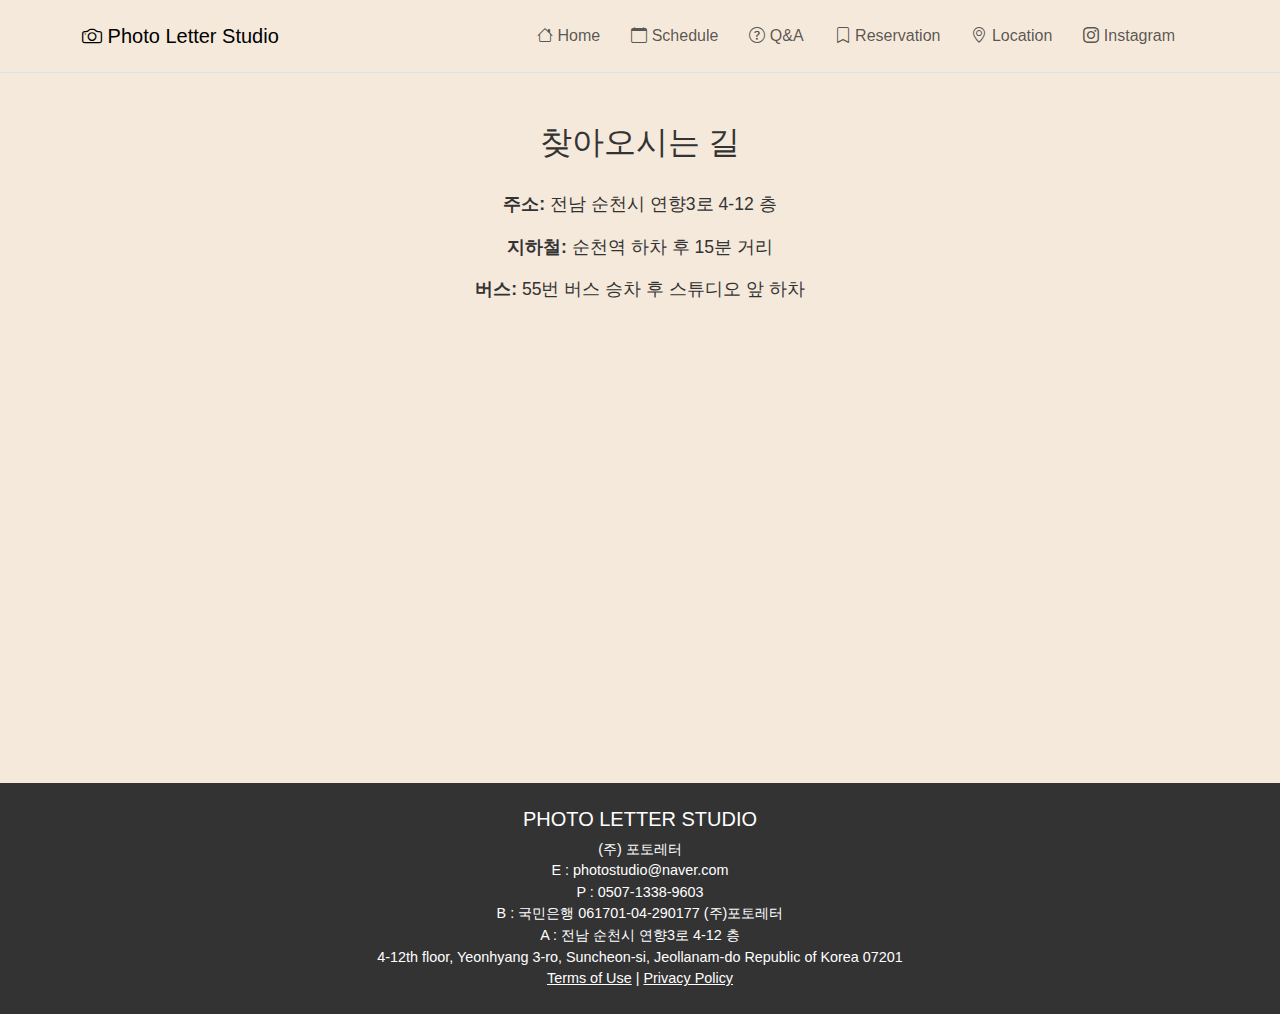
<file: location.html>
<!DOCTYPE html>
<html lang="ko">
<head>
    <meta charset="UTF-8">
    <meta name="viewport" content="width=device-width, initial-scale=1.0">
    <title>Photo Letter Studio - Location</title>
    <!-- Bootstrap CSS -->
    <link href="https://cdn.jsdelivr.net/npm/bootstrap@5.3.0-alpha3/dist/css/bootstrap.min.css" rel="stylesheet">
    <!-- Bootstrap Icons -->
    <link href="https://cdn.jsdelivr.net/npm/bootstrap-icons/font/bootstrap-icons.css" rel="stylesheet">
    <!-- Custom CSS -->
    <link rel="stylesheet" href="css/style.css">
    <style>
        body {
            background-color: #f5e9dc;
            color: #333;
        }
        .location-section {
            margin: 50px auto; /* 전체 섹션을 가운데 정렬 */
            max-width: 800px; /* 섹션의 최대 너비를 설정 */
            text-align: center; /* 텍스트 중앙 정렬 */
        }
        h2 {
            text-align: center;
            margin-bottom: 30px;
        }
        .map-container {
            display: flex;
            justify-content: center; /* 지도를 중앙으로 정렬 */
            margin-top: 30px;
        }
        iframe {
            width: 100%;
            max-width: 800px; /* 지도의 최대 너비 설정 */
            height: 400px;
            border: none;
            border-radius: 10px;
        }
        .address-info {
            margin-bottom: 20px;
            font-size: 1.1rem;
        }
    </style>
</head>
<body>

    <!-- Navigation Bar -->
    <header class="border-bottom py-2">
        <nav class="navbar navbar-expand-lg">
            <div class="container">
                <a class="navbar-brand" href="index.html"><i class="bi bi-camera"></i> Photo Letter Studio</a>
                <button class="navbar-toggler" type="button" data-bs-toggle="collapse" data-bs-target="#navbarNav" aria-controls="navbarNav" aria-expanded="false" aria-label="Toggle navigation">
                    <span class="navbar-toggler-icon"></span>
                </button>
                <div class="collapse navbar-collapse" id="navbarNav">
                    <ul class="navbar-nav ms-auto">
                        <li class="nav-item"><a class="nav-link" href="index.html"><i class="bi bi-house"></i> Home</a></li>
                        <li class="nav-item"><a class="nav-link" href="schedule.html"><i class="bi bi-calendar"></i> Schedule</a></li>
                        <li class="nav-item"><a class="nav-link" href="qna.html"><i class="bi bi-question-circle"></i> Q&A</a></li>
                        <li class="nav-item"><a class="nav-link" href="reservation.html"><i class="bi bi-bookmark"></i> Reservation</a></li>
                        <li class="nav-item"><a class="nav-link" href="location.html"><i class="bi bi-geo-alt"></i> Location</a></li>
                        <li class="nav-item"><a class="nav-link" href="https://www.instagram.com/photoletter_studio/" target="_blank"><i class="bi bi-instagram"></i> Instagram</a></li>
                    </ul>
                </div>
            </div>
        </nav>
    </header>

    <!-- Location Section -->
    <section class="location-section">
        <h2>찾아오시는 길</h2>
        <div class="address-info">
            <p><strong>주소:</strong> 전남 순천시 연향3로 4-12 층</p>
            <p><strong>지하철:</strong> 순천역 하차 후 15분 거리</p>
            <p><strong>버스:</strong> 55번 버스 승차 후 스튜디오 앞 하차</p>
        </div>
        <div class="map-container">
            <!-- 네이버 지도 API 삽입 -->
            <iframe
                src="https://map.naver.com/v5/entry/place/YOUR_PLACE_ID?c=15,0,0,0"
                frameborder="0" allowfullscreen></iframe>
        </div>
    </section>

    <!-- Footer Section -->
    <footer class="bg-dark text-white py-4 mt-5">
        <div class="container">
            <h5>PHOTO LETTER STUDIO</h5>
            <p>(주) 포토레터<br>E : photostudio@naver.com<br>P : 0507-1338-9603</p>
            <p>B : 국민은행 061701-04-290177 (주)포토레터<br>A : 전남 순천시 연향3로 4-12 층<br>4-12th floor, Yeonhyang 3-ro, Suncheon-si, Jeollanam-do Republic of Korea 07201</p>
            <p><a href="#" class="text-white">Terms of Use</a> | <a href="#" class="text-white">Privacy Policy</a></p>
        </div>
    </footer>

    <!-- Bootstrap JS -->
    <script src="https://cdn.jsdelivr.net/npm/bootstrap@5.3.0-alpha3/dist/js/bootstrap.bundle.min.js"></script>
</body>
</html>
</file>
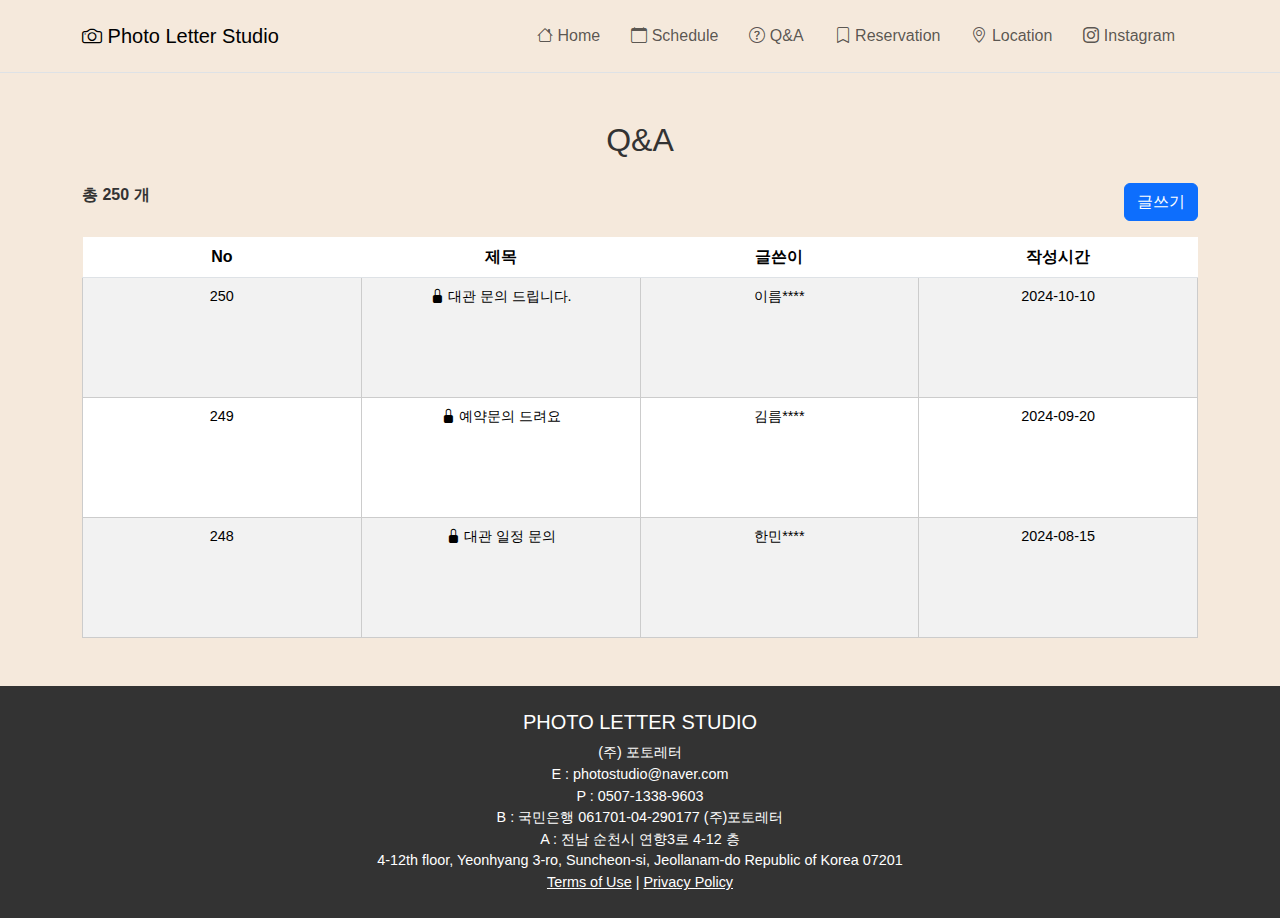
<file: qna.html>
<!DOCTYPE html>
<html lang="ko">
<head>
    <meta charset="UTF-8">
    <meta name="viewport" content="width=device-width, initial-scale=1.0">
    <title>Photo Letter Studio - Q&A</title>
    <!-- Bootstrap CSS -->
    <link href="https://cdn.jsdelivr.net/npm/bootstrap@5.3.0-alpha3/dist/css/bootstrap.min.css" rel="stylesheet">
    <!-- Bootstrap Icons -->
    <link href="https://cdn.jsdelivr.net/npm/bootstrap-icons/font/bootstrap-icons.css" rel="stylesheet">
    <!-- Custom CSS -->
    <link rel="stylesheet" href="css/style.css">
</head>
<body>

    <!-- Navigation Bar -->
    <header class="border-bottom py-2">
        <nav class="navbar navbar-expand-lg">
            <div class="container">
                <a class="navbar-brand" href="index.html"><i class="bi bi-camera"></i> Photo Letter Studio</a>
                <button class="navbar-toggler" type="button" data-bs-toggle="collapse" data-bs-target="#navbarNav" aria-controls="navbarNav" aria-expanded="false" aria-label="Toggle navigation">
                    <span class="navbar-toggler-icon"></span>
                </button>
                <div class="collapse navbar-collapse" id="navbarNav">
                    <ul class="navbar-nav ms-auto">
                        <li class="nav-item"><a class="nav-link" href="index.html"><i class="bi bi-house"></i> Home</a></li>
                        <li class="nav-item"><a class="nav-link" href="schedule.html"><i class="bi bi-calendar"></i> Schedule</a></li>
                        <li class="nav-item"><a class="nav-link" href="qna.html"><i class="bi bi-question-circle"></i> Q&A</a></li>
                        <li class="nav-item"><a class="nav-link" href="reservation.html"><i class="bi bi-bookmark"></i> Reservation</a></li>
                        <li class="nav-item"><a class="nav-link" href="location.html"><i class="bi bi-geo-alt"></i> Location</a></li>
                        <li class="nav-item"><a class="nav-link" href="https://www.instagram.com/photoletter_studio/" target="_blank"><i class="bi bi-instagram"></i> Instagram</a></li>
                    </ul>
                </div>
            </div>
        </nav>
    </header>

    <!-- Q&A Section -->
    <section class="container my-5">
        <h2 class="text-center mb-4">Q&A</h2>
        <div class="d-flex justify-content-between mb-3">
            <div><strong>총 250 개</strong></div>
            <a href="write.html" class="btn btn-primary">글쓰기</a> <!-- 글쓰기 버튼 -->
        </div>
        <table class="table table-striped table-hover">
            <thead>
                <tr>
                    <th>No</th>
                    <th>제목</th>
                    <th>글쓴이</th>
                    <th>작성시간</th>
                </tr>
            </thead>
            <tbody>
                <!-- 게시글 목록 예시 -->
                <tr>
                    <td>250</td>
                    <td><i class="bi bi-lock-fill"></i> 대관 문의 드립니다.</td>
                    <td>이름****</td>
                    <td>2024-10-10</td>
                </tr>
                <tr>
                    <td>249</td>
                    <td><i class="bi bi-lock-fill"></i> 예약문의 드려요</td>
                    <td>김름****</td>
                    <td>2024-09-20</td>
                </tr>
                <tr>
                    <td>248</td>
                    <td><i class="bi bi-lock-fill"></i> 대관 일정 문의</td>
                    <td>한민****</td>
                    <td>2024-08-15</td>
                </tr>
                <!-- 추가 게시글들 -->
            </tbody>
        </table>
    </section>

    <!-- Footer Section -->
    <footer class="bg-dark text-white py-4">
        <div class="container">
            <h5>PHOTO LETTER STUDIO</h5>
            <p>(주) 포토레터<br>E : photostudio@naver.com<br>P : 0507-1338-9603</p>
            <p>B : 국민은행 061701-04-290177 (주)포토레터<br>A : 전남 순천시 연향3로 4-12 층<br>4-12th floor, Yeonhyang 3-ro, Suncheon-si, Jeollanam-do Republic of Korea 07201</p>
            <p><a href="#" class="text-white">Terms of Use</a> | <a href="#" class="text-white">Privacy Policy</a></p>
        </div>
    </footer>

    <!-- Bootstrap JS -->
    <script src="https://cdn.jsdelivr.net/npm/bootstrap@5.3.0-alpha3/dist/js/bootstrap.bundle.min.js"></script>
</body>
</html>
</file>
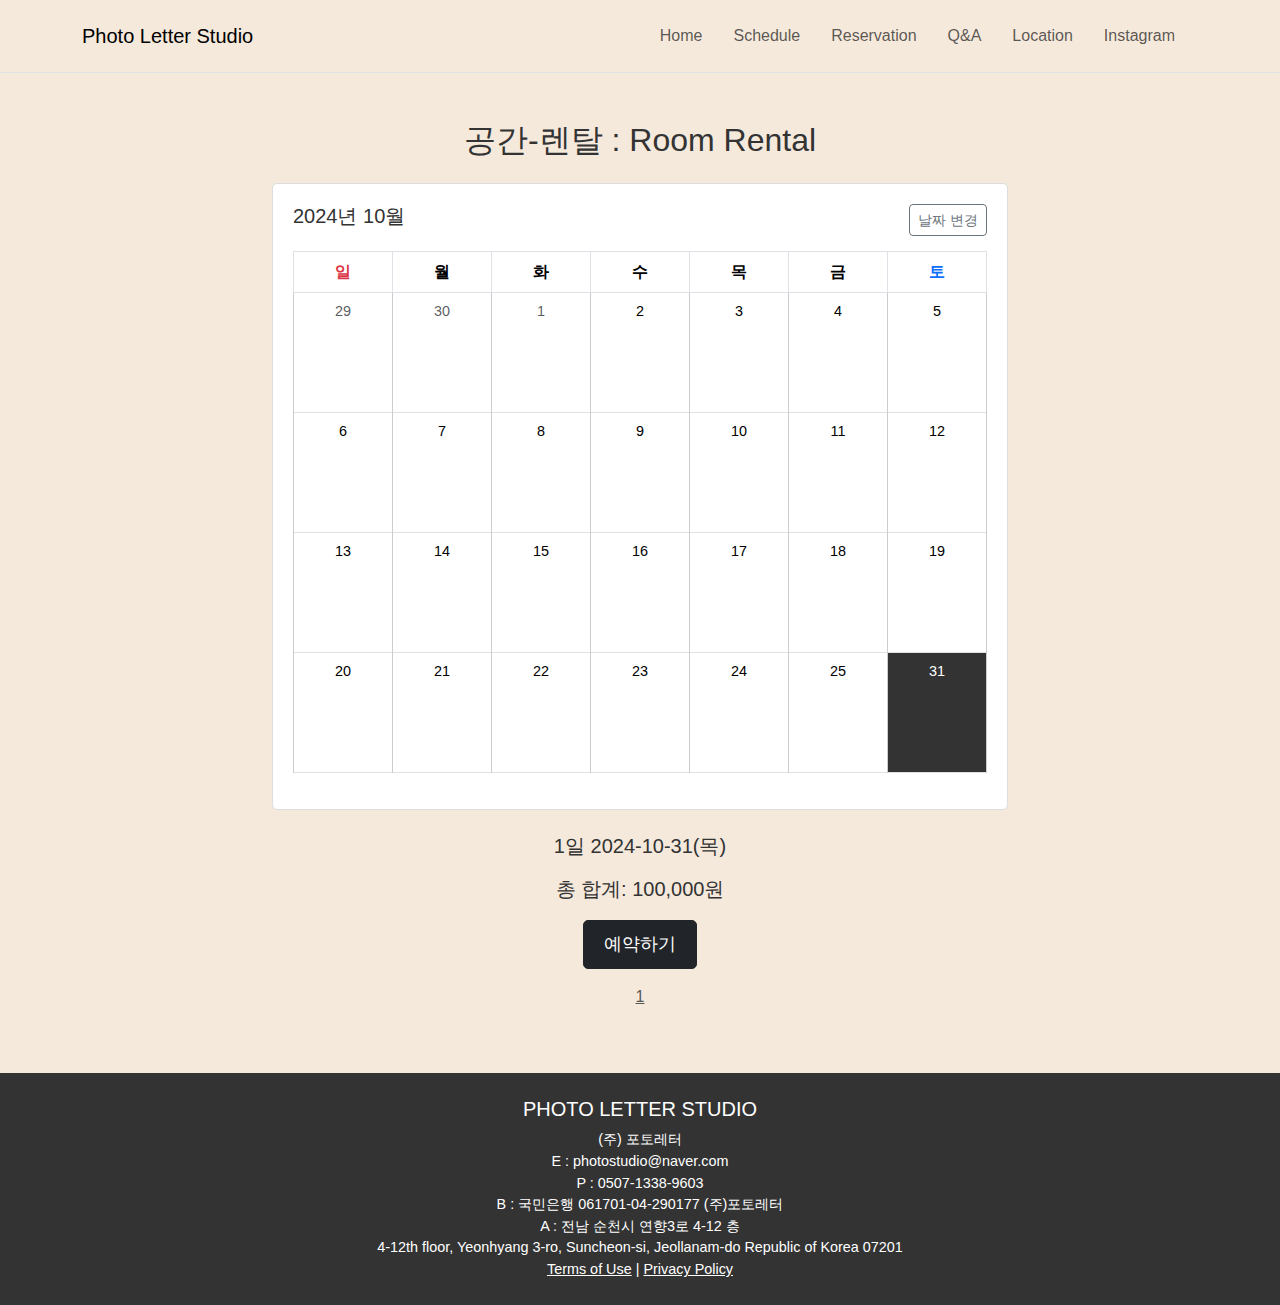
<file: reservation-form.html>
<!DOCTYPE html>
<html lang="ko">
<head>
    <meta charset="UTF-8">
    <meta name="viewport" content="width=device-width, initial-scale=1.0">
    <meta http-equiv="X-UA-Compatible" content="IE=edge">
    <title>Photo Letter Studio - 예약하기</title>
    <!-- Bootstrap CSS -->
    <link href="https://cdn.jsdelivr.net/npm/bootstrap@5.3.0-alpha3/dist/css/bootstrap.min.css" rel="stylesheet">
    <!-- Custom CSS -->
    <link rel="stylesheet" href="css/style.css">
</head>
<body>

    <!-- Navigation Bar -->
    <header class="border-bottom py-2">
        <nav class="navbar navbar-expand-lg">
            <div class="container">
                <a class="navbar-brand" href="index.html"><i class="bi bi-camera"></i> Photo Letter Studio</a>
                <button class="navbar-toggler" type="button" data-bs-toggle="collapse" data-bs-target="#navbarNav" aria-controls="navbarNav" aria-expanded="false" aria-label="Toggle navigation">
                    <span class="navbar-toggler-icon"></span>
                </button>
                <div class="collapse navbar-collapse" id="navbarNav">
                    <ul class="navbar-nav ms-auto">
                        <li class="nav-item"><a class="nav-link" href="index.html"><i class="bi bi-house"></i> Home</a></li>
                        <li class="nav-item"><a class="nav-link" href="schedule.html"><i class="bi bi-calendar"></i> Schedule</a></li>
                        <li class="nav-item"><a class="nav-link" href="reservation.html"><i class="bi bi-bookmark"></i> Reservation</a></li>
                        <li class="nav-item"><a class="nav-link" href="qna.html"><i class="bi bi-question-circle"></i> Q&A</a></li>
                        <li class="nav-item"><a class="nav-link" href="location.html"><i class="bi bi-geo-alt"></i> Location</a></li>
                        <li class="nav-item"><a class="nav-link" href="https://www.instagram.com/photoletter_studio/" target="_blank"><i class="bi bi-instagram"></i> Instagram</a></li>
                    </ul>
                </div>
            </div>
        </nav>
    </header>

    <!-- Reservation Section -->
    <section class="container my-5">
        <h2 class="text-center mb-4">공간-렌탈 : Room Rental</h2>
        
        <!-- 예약 캘린더 -->
        <div class="row justify-content-center">
            <div class="col-lg-8">
                <div class="calendar-wrapper mb-4">
                    <div class="calendar-header d-flex justify-content-between">
                        <h5>2024년 10월</h5>
                        <button class="btn btn-outline-secondary btn-sm">날짜 변경</button>
                    </div>
                    <table class="table table-bordered text-center">
                        <thead>
                            <tr>
                                <th class="text-danger">일</th>
                                <th>월</th>
                                <th>화</th>
                                <th>수</th>
                                <th>목</th>
                                <th>금</th>
                                <th class="text-primary">토</th>
                            </tr>
                        </thead>
                        <tbody>
                            <tr>
                                <td class="text-muted">29</td>
                                <td class="text-muted">30</td>
                                <td class="text-muted">1</td>
                                <td>2</td>
                                <td>3</td>
                                <td>4</td>
                                <td>5</td>
                            </tr>
                            <tr>
                                <td>6</td>
                                <td>7</td>
                                <td>8</td>
                                <td>9</td>
                                <td>10</td>
                                <td>11</td>
                                <td>12</td>
                            </tr>
                            <tr>
                                <td>13</td>
                                <td>14</td>
                                <td>15</td>
                                <td>16</td>
                                <td>17</td>
                                <td>18</td>
                                <td>19</td>
                            </tr>
                            <tr>
                                <td>20</td>
                                <td>21</td>
                                <td>22</td>
                                <td>23</td>
                                <td>24</td>
                                <td>25</td>
                                <td class="bg-dark text-white">31</td>
                            </tr>
                        </tbody>
                    </table>
                </div>
            </div>
        </div>

        <!-- 예약 세부 정보 -->
        <div class="row justify-content-center">
            <div class="col-lg-6 text-center">
                <h5 class="mb-3">1일 2024-10-31(목)</h5>
                <p class="lead">총 합계: <strong>100,000원</strong></p>
                <button class="btn btn-dark btn-lg mb-3">예약하기</button>
                <p><a href="#" class="text-muted"><i class="bi bi-heart"></i> 1</a></p>
            </div>
        </div>
    </section>

    <!-- Footer Section -->
    <footer class="bg-dark text-white py-4">
        <div class="container text-center">
            <h5>PHOTO LETTER STUDIO</h5>
            <p>(주) 포토레터<br>E : photostudio@naver.com<br>P : 0507-1338-9603</p>
            <p>B : 국민은행 061701-04-290177 (주)포토레터<br>A : 전남 순천시 연향3로 4-12 층<br>4-12th floor, Yeonhyang 3-ro, Suncheon-si, Jeollanam-do Republic of Korea 07201</p>
            <p><a href="#" class="text-white">Terms of Use</a> | <a href="#" class="text-white">Privacy Policy</a></p>
        </div>
    </footer>

    <!-- Bootstrap JS -->
    <script src="https://cdn.jsdelivr.net/npm/bootstrap@5.3.0-alpha3/dist/js/bootstrap.bundle.min.js"></script>
</body>
</html>
</file>
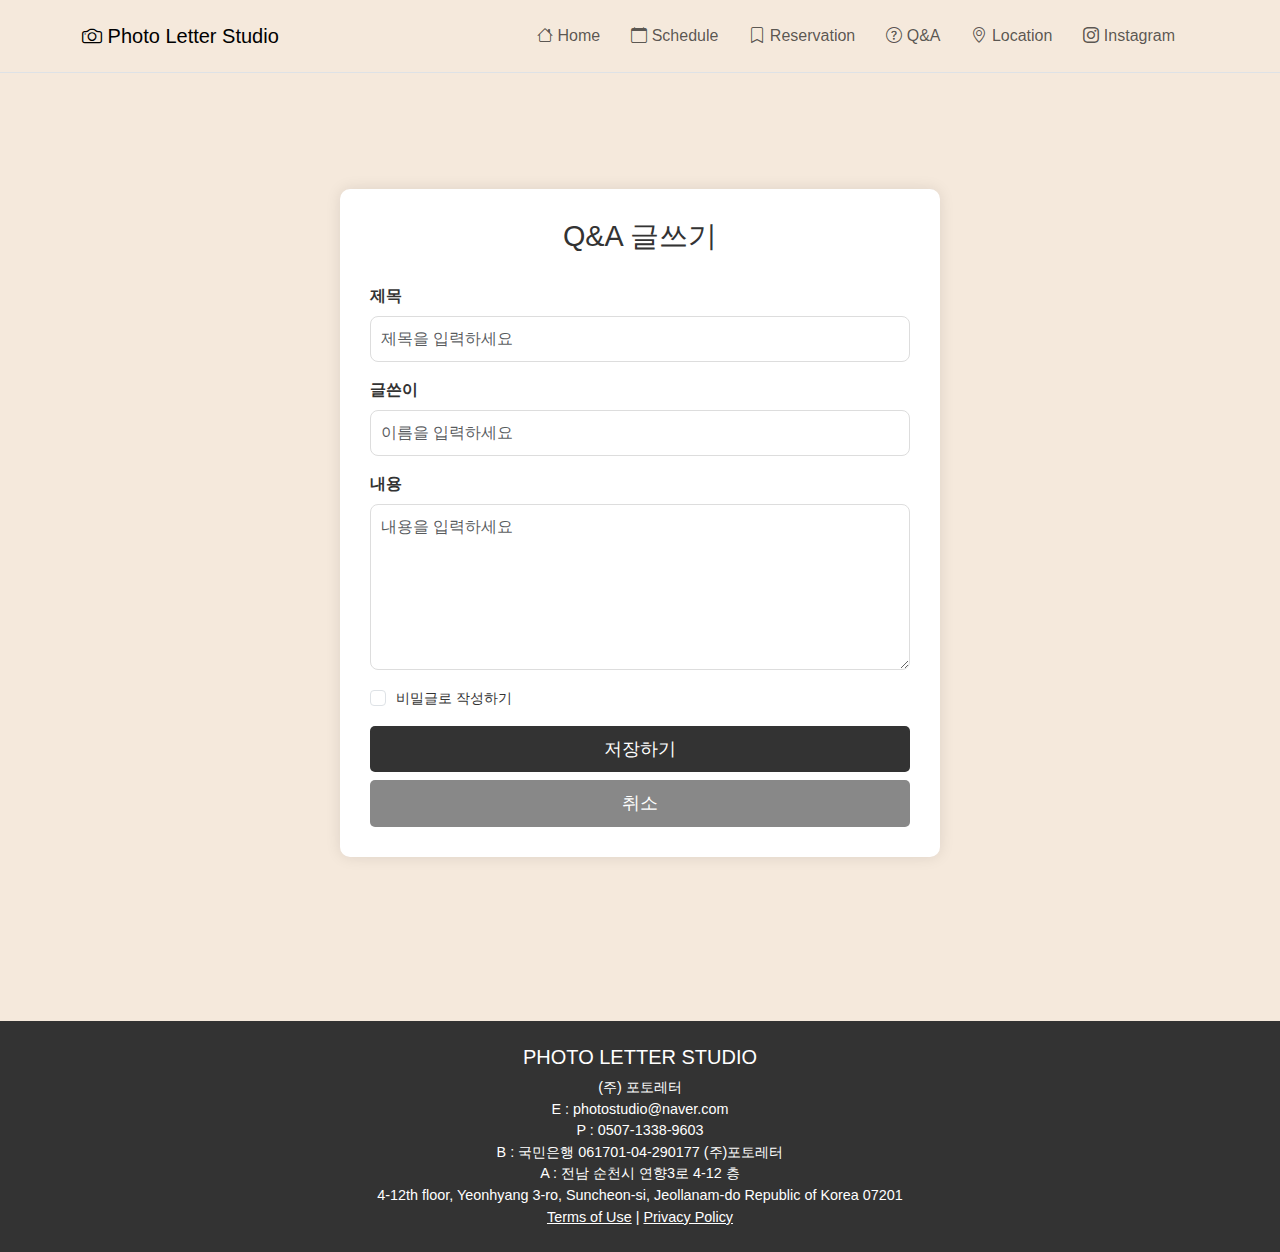
<file: write.html>
<!DOCTYPE html>
<html lang="ko">
<head>
    <meta charset="UTF-8">
    <meta name="viewport" content="width=device-width, initial-scale=1.0">
    <title>Photo Letter Studio - Q&A 글쓰기</title>
    <!-- Bootstrap CSS -->
    <link href="https://cdn.jsdelivr.net/npm/bootstrap@5.3.0-alpha3/dist/css/bootstrap.min.css" rel="stylesheet">
    <!-- Bootstrap Icons -->
    <link href="https://cdn.jsdelivr.net/npm/bootstrap-icons/font/bootstrap-icons.css" rel="stylesheet">
    <!-- Custom CSS -->
    <link rel="stylesheet" href="css/style.css">
    <style>
        body {
            background-color: #f5e9dc;
            color: #333;
            font-family: 'Noto Sans', sans-serif;
            margin: 0;
            padding: 0;
        }

        .content-wrapper {
            display: flex;
            justify-content: center;
            align-items: center;
            min-height: 100vh;
        }

        .form-container {
            max-width: 600px;
            width: 100%;
            background-color: white;
            padding: 30px;
            border-radius: 10px;
            box-shadow: 0 0 15px rgba(0, 0, 0, 0.1);
        }

        h2 {
            text-align: center;
            margin-bottom: 30px;
            font-size: 1.8rem;
        }

        .form-label {
            font-weight: bold;
        }

        .form-control {
            border-radius: 8px;
            border: 1px solid #ddd;
            padding: 10px;
            font-size: 1rem;
        }

        .btn {
            border-radius: 5px;
            padding: 10px;
            font-size: 1.1rem;
            width: 100%;
        }

        .btn-primary {
            background-color: #333;
            border: none;
        }

        .btn-secondary {
            background-color: #888;
            border: none;
        }

        .btn-primary:hover,
        .btn-secondary:hover {
            opacity: 0.9;
        }

        .form-check-input {
            margin-right: 10px;
        }

        .checkbox-label {
            font-size: 0.9rem;
        }
    </style>
</head>
<body>

    <!-- Navigation Bar -->
    <header class="border-bottom py-2">
        <nav class="navbar navbar-expand-lg">
            <div class="container">
                <a class="navbar-brand" href="index.html"><i class="bi bi-camera"></i> Photo Letter Studio</a>
                <button class="navbar-toggler" type="button" data-bs-toggle="collapse" data-bs-target="#navbarNav" aria-controls="navbarNav" aria-expanded="false" aria-label="Toggle navigation">
                    <span class="navbar-toggler-icon"></span>
                </button>
                <div class="collapse navbar-collapse" id="navbarNav">
                    <ul class="navbar-nav ms-auto">
                        <li class="nav-item"><a class="nav-link" href="index.html"><i class="bi bi-house"></i> Home</a></li>
                        <li class="nav-item"><a class="nav-link" href="schedule.html"><i class="bi bi-calendar"></i> Schedule</a></li>
                        <li class="nav-item"><a class="nav-link" href="reservation.html"><i class="bi bi-bookmark"></i> Reservation</a></li>
                        <li class="nav-item"><a class="nav-link" href="qna.html"><i class="bi bi-question-circle"></i> Q&A</a></li>
                        <li class="nav-item"><a class="nav-link" href="location.html"><i class="bi bi-geo-alt"></i> Location</a></li>
                        <li class="nav-item"><a class="nav-link" href="https://www.instagram.com/photoletter_studio/" target="_blank"><i class="bi bi-instagram"></i> Instagram</a></li>
                    </ul>
                </div>
            </div>
        </nav>
    </header>

    <!-- Q&A 글쓰기 Section -->
    <div class="content-wrapper">
        <div class="form-container">
            <h2>Q&A 글쓰기</h2>
            <form>
                <div class="mb-3">
                    <label for="title" class="form-label">제목</label>
                    <input type="text" class="form-control" id="title" placeholder="제목을 입력하세요">
                </div>
                <div class="mb-3">
                    <label for="author" class="form-label">글쓴이</label>
                    <input type="text" class="form-control" id="author" placeholder="이름을 입력하세요">
                </div>
                <div class="mb-3">
                    <label for="content" class="form-label">내용</label>
                    <textarea class="form-control" id="content" rows="6" placeholder="내용을 입력하세요"></textarea>
                </div>
                <div class="form-check mb-3">
                    <input class="form-check-input" type="checkbox" value="" id="secretCheck">
                    <label class="form-check-label checkbox-label" for="secretCheck">비밀글로 작성하기</label>
                </div>
                <button type="submit" class="btn btn-primary mb-2">저장하기</button>
                <a href="qna.html" class="btn btn-secondary">취소</a>
            </form>
        </div>
    </div>

    <!-- Footer Section -->
    <footer class="bg-dark text-white py-4 mt-5">
        <div class="container text-center">
            <h5>PHOTO LETTER STUDIO</h5>
            <p>(주) 포토레터<br>E : photostudio@naver.com<br>P : 0507-1338-9603</p>
            <p>B : 국민은행 061701-04-290177 (주)포토레터<br>A : 전남 순천시 연향3로 4-12 층<br>4-12th floor, Yeonhyang 3-ro, Suncheon-si, Jeollanam-do Republic of Korea 07201</p>
            <p><a href="#" class="text-white">Terms of Use</a> | <a href="#" class="text-white">Privacy Policy</a></p>
        </div>
    </footer>

    <!-- Bootstrap JS -->
    <script src="https://cdn.jsdelivr.net/npm/bootstrap@5.3.0-alpha3/dist/js/bootstrap.bundle.min.js"></script>
</body>
</html>
</file>
<file: css/style.css>
/* 전체 body 설정 및 배경 색상 */
body {
    background-color: #f5e9dc; /* 부드러운 베이지 톤 배경 */
    color: #333; /* 텍스트 기본 색상 */
    font-family: 'Arial', sans-serif; /* 글꼴 설정 */
    margin: 0;
    padding: 0;
}

/* 헤더와 푸터 색상 통일 */
header, footer {
    background-color: #f5e9dc;
    color: #333;
}

/* 푸터 스타일 */
footer {
    background-color: #333; /* 어두운 배경 */
    color: white; /* 텍스트 흰색 */
    text-align: center;
    padding: 20px 0;
}

/* 푸터 텍스트 스타일 */
footer p {
    margin: 0;
    font-size: 0.9rem;
}

/* 테이블 캘린더 스타일 */
table {
    width: 100%;
    border-collapse: collapse; /* 테두리 중복 제거 */
}

table th, table td {
    padding: 15px; /* 셀 내부 여백 */
    text-align: center;
}

table th {
    background-color: #f5e9dc; /* 테이블 헤더 배경 색상 */
    font-weight: bold;
}

table td {
    height: 120px; /* 고정된 셀 높이 */
    vertical-align: top; /* 텍스트를 셀 상단에 배치 */
    font-size: 0.9rem; /* 텍스트 크기 */
    border: 1px solid #ccc; /* 셀 테두리 */
}

/* 예약 상태에 따른 배경색 지정 */
table td.bg-warning {
    background-color: #ffeb3b !important; /* 경고색: 노란색 */
}

table td.bg-info {
    background-color: #17a2b8 !important; /* 정보색: 파란색 */
}

table td.bg-primary {
    background-color: #007bff !important; /* 주요 예약: 진한 파란색 */
}

table td.bg-success {
    background-color: #28a745 !important; /* 성공 상태: 초록색 */
}

table td.bg-danger {
    background-color: #dc3545 !important; /* 취소 상태: 빨간색 */
}

/* 일정 상태 배지를 위한 스타일 */
.badge {
    font-size: 1rem;
    margin-right: 5px;
    padding: 5px 10px;
    color: #fff;
}

/* 캘린더 참고사항 스타일 */
ul {
    list-style: none; /* 불릿 제거 */
    padding-left: 0;
}

ul li {
    display: inline-block;
    margin-right: 15px;
}

ul li span {
    padding: 5px 10px;
    color: #fff;
}
/* 기본 스타일 */
body {
    font-family: 'Arial', sans-serif;
    background-color: #f5e9dc;
    color: #333;
}

header, footer {
    background-color: #f5e9dc;
}

footer h5, footer p {
    text-align: center;
}

/* 캘린더 스타일 */
.calendar-wrapper {
    border: 1px solid #ddd;
    padding: 20px;
    border-radius: 5px;
    background-color: #fff;
}

.calendar-header {
    margin-bottom: 15px;
}

table {
    width: 100%;
    table-layout: fixed;
}

td {
    padding: 10px;
}

.bg-dark {
    background-color: #333 !important;
    color: white;
}

button.btn-lg {
    padding: 10px 20px;
    font-size: 18px;
    border-radius: 5px;
}
</file>
